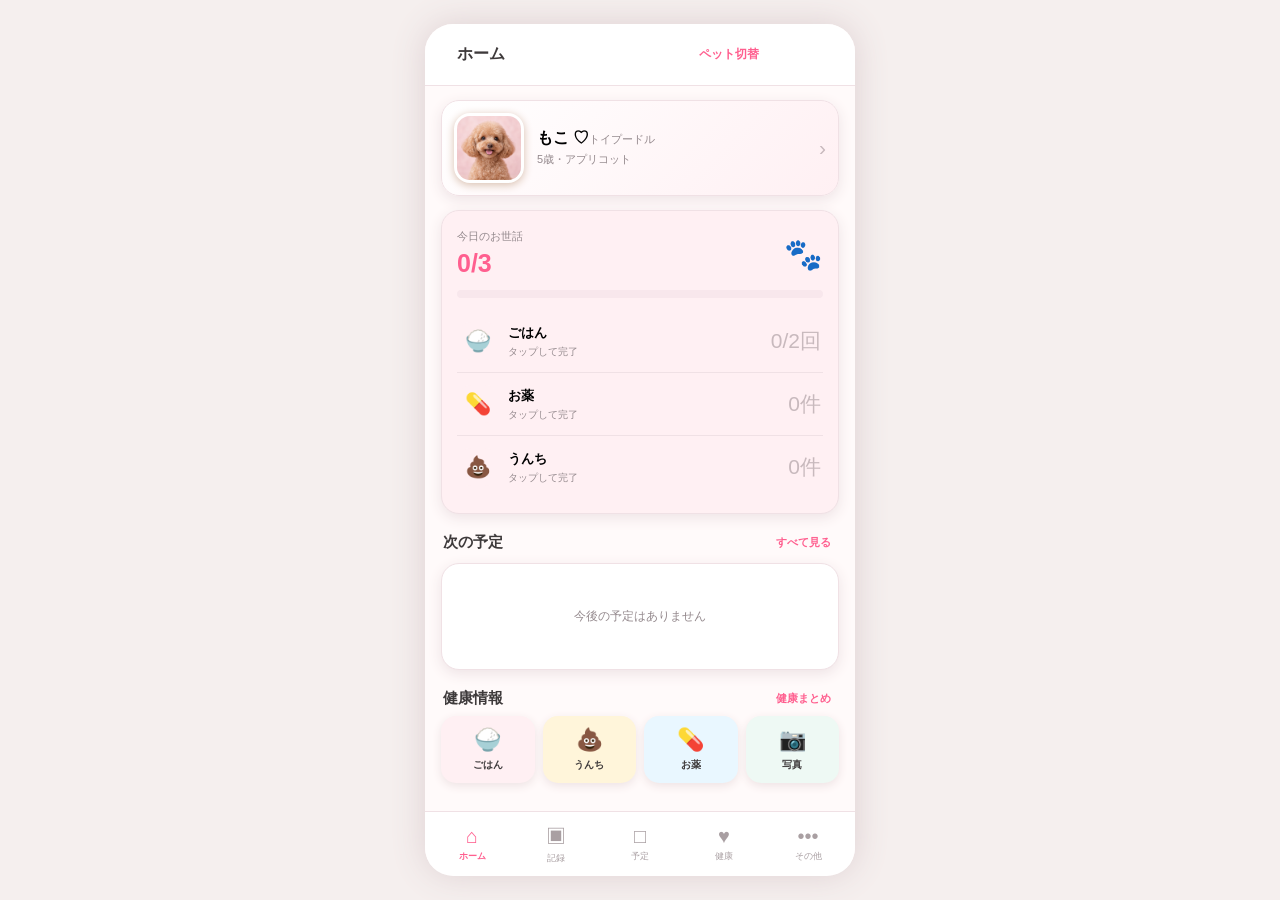
<file: index.html>
<!doctype html>
<html lang="ja">
<head>
  <meta charset="utf-8">
  <meta name="viewport" content="width=device-width,initial-scale=1,viewport-fit=cover">
  <meta name="theme-color" content="#fff8f9">
  <title>Pet Care</title>
  <link rel="stylesheet" href="style.css">
</head>
<body>
  <div class="app">
    <header>
      <button id="back" class="head-action" hidden>‹ 戻る</button>
      <h1 id="title">ホーム</h1>
      <button class="head-action" data-page="pets">ペット切替</button>
    </header>
    <main id="main"><p class="empty">画面を準備しています…</p></main>
    <nav>
      <button data-page="home"><span>⌂</span>ホーム</button>
      <button data-page="records"><span>▣</span>記録</button>
      <button data-page="schedule"><span>□</span>予定</button>
      <button data-page="health"><span>♥</span>健康</button>
      <button data-page="settings"><span>•••</span>その他</button>
    </nav>
  </div>
  <input id="importFile" type="file" accept="application/json" hidden>
  <script>
    // Handle the home meal row before the generic one-time care toggle.
    // Does not modify localStorage, prior records, or meal goals.
    document.addEventListener('click', function(event) {
      const button = event.target instanceof Element ? event.target.closest('button[data-care="ごはん"]') : null;
      if (!button) return;
      event.preventDefault();
      event.stopImmediatePropagation();
      navigate('meal');
    }, true);
  </script>
  <script src="app.js?v=record-delete-20260922"></script>
  <script src="meal-daily-limit.js?v=record-delete-20260922"></script>
  <script src="record-delete.js?v=20260922"></script>
</body>
</html>
</file>
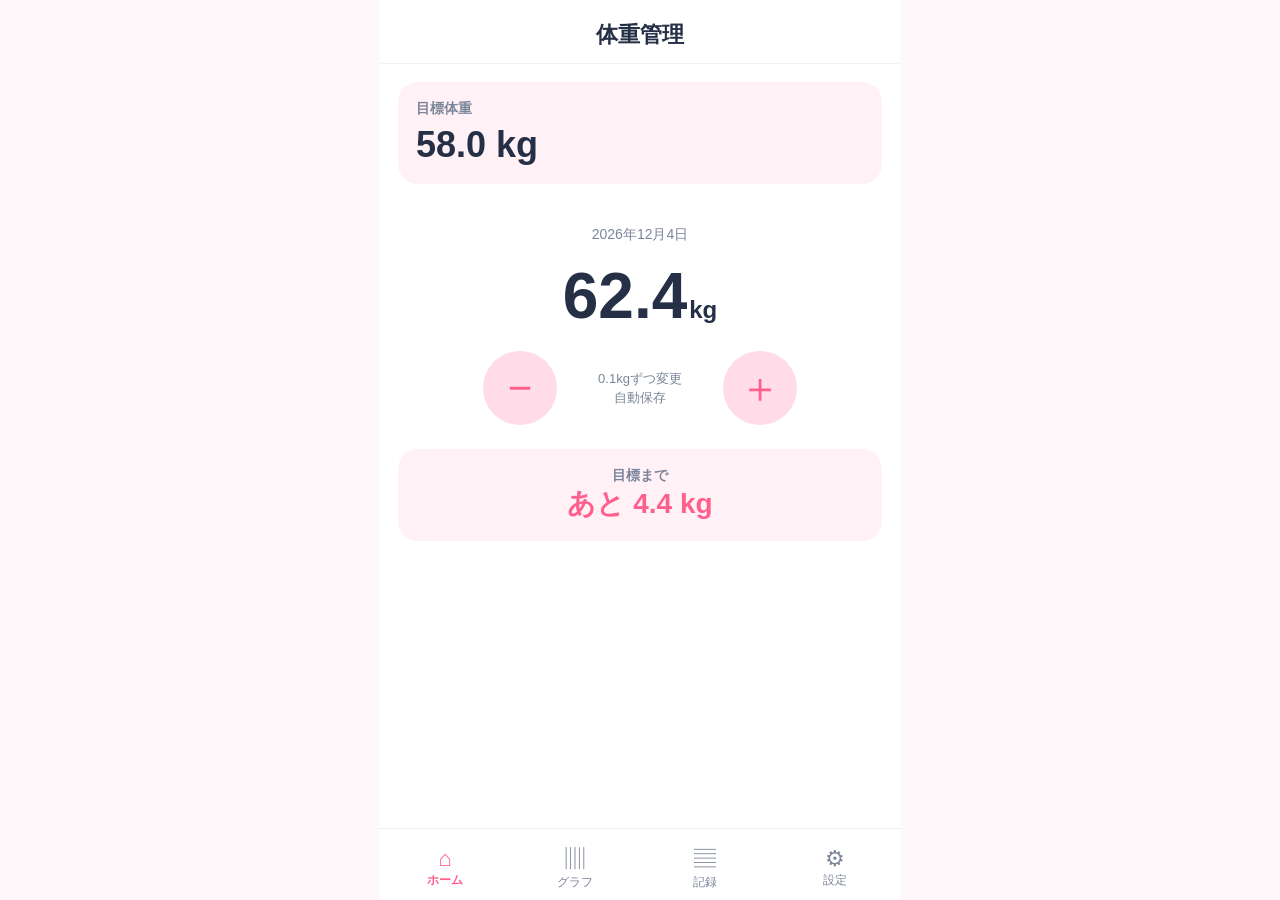
<file: weight-v2/index.html>
<!doctype html>
<html lang="ja">
<head>
<meta charset="utf-8">
<meta name="viewport" content="width=device-width,initial-scale=1,maximum-scale=1,user-scalable=no,viewport-fit=cover">
<meta name="apple-mobile-web-app-capable" content="yes">
<meta name="theme-color" content="#fff8fb">
<title>体重管理</title>
<style>
:root{--pink:#ff5f8d;--soft:#fff1f6;--text:#253047;--muted:#7b8599;--line:#eceef3}
*{box-sizing:border-box;-webkit-tap-highlight-color:transparent}html,body{overscroll-behavior:none}body{margin:0;font-family:-apple-system,BlinkMacSystemFont,"Hiragino Sans","Yu Gothic",sans-serif;background:#fff8fb;color:var(--text);touch-action:manipulation;-webkit-user-select:none;user-select:none}
.app{position:fixed;inset:0;width:100%;max-width:520px;margin:0 auto;height:100dvh;overflow:hidden;background:#fff}
header{position:absolute;top:0;left:0;right:0;height:64px;text-align:center;font-size:22px;font-weight:800;padding:20px 16px 14px;border-bottom:1px solid #f2f2f5;background:#fff;z-index:2}
main{position:absolute;top:64px;bottom:72px;left:0;right:0;padding:18px;overflow:hidden}.card{background:var(--soft);border-radius:20px;padding:18px;margin-bottom:18px}
.label{font-size:14px;color:var(--muted);font-weight:700}.goal{font-size:36px;font-weight:800;margin-top:6px}
.center{text-align:center;padding:24px 0}.date{font-size:14px;color:var(--muted)}.big{font-size:64px;font-weight:800;margin:15px 0;font-variant-numeric:tabular-nums;min-height:77px;display:flex;justify-content:center;align-items:baseline;gap:2px}
.controls{display:flex;justify-content:center;align-items:center;gap:28px}.circle{width:74px;height:74px;flex:0 0 74px;border:0;border-radius:50%;background:#ffdce7;color:var(--pink);font-size:42px;touch-action:manipulation;-webkit-user-select:none;user-select:none}.circle:active{transform:none}
.hint{font-size:13px;color:var(--muted);line-height:1.5;min-width:110px;text-align:center}.delta{text-align:center}.delta b{font-size:28px;color:var(--pink)}
.bottom{position:absolute;left:0;right:0;bottom:0;width:100%;height:72px;display:grid;grid-template-columns:repeat(4,1fr);background:#fff;border-top:1px solid var(--line);padding:8px 0 calc(8px + env(safe-area-inset-bottom));z-index:2}
.nav{border:0;background:none;color:#7c8598;font-size:12px;padding:7px 2px;touch-action:manipulation}.nav.active{color:var(--pink);font-weight:800}.nav span{display:block;font-size:22px}.hidden{display:none}
.tabs{display:grid;grid-template-columns:repeat(3,1fr);gap:8px;margin-bottom:16px}.tab{border:0;border-radius:12px;padding:11px;background:#f1f3f7;color:#68748c;font-weight:700}.tab.active{background:var(--pink);color:#fff}
svg{width:100%;height:280px;background:#fff;border:1px solid var(--line);border-radius:18px}
.row{display:flex;justify-content:space-between;align-items:center;padding:15px 0;border-bottom:1px solid var(--line)}.row:last-child{border-bottom:0}.edit{border:0;background:none;color:var(--pink);font-size:22px}
.title{font-size:22px;font-weight:800;margin:4px 0 14px}#graph,#history,#settings,#editPage{height:100%;overflow:auto;-webkit-overflow-scrolling:touch}#home{height:100%;overflow:hidden}.setting{display:flex;justify-content:space-between;align-items:center;padding:15px 0;border-bottom:1px solid var(--line)}.setting:last-child{border-bottom:0}
.smallbtn{width:40px;height:40px;border:0;border-radius:50%;background:#ffdce7;color:var(--pink);font-size:24px}
input{width:110px;font-size:22px;text-align:center;padding:9px;border:1px solid #ddd;border-radius:12px}
.save,.danger{width:100%;padding:14px;border-radius:12px;font-size:16px;font-weight:800;margin-top:12px}.save{border:0;background:var(--pink);color:#fff}.danger{background:#fff;color:#ec3c66;border:1px solid #ec3c66}
</style>
</head>
<body>
<div class="app">
<header id="head">体重管理</header>
<main>
<section id="home">
<div class="card"><div class="label">目標体重</div><div class="goal"><span id="goalHome">58.0</span> kg</div></div>
<div class="center">
<div class="date" id="dateText"></div>
<div class="big"><span id="weightHome">62.4</span><span style="font-size:24px"> kg</span></div>
<div class="controls">
<button class="circle" id="minus">−</button>
<div class="hint">0.1kgずつ変更<br><span id="saved">自動保存</span></div>
<button class="circle" id="plus">＋</button>
</div>
</div>
<div class="card delta"><div class="label">目標まで</div><b id="delta"></b></div>
</section>

<section id="graph" class="hidden">
<div class="tabs"><button class="tab active" data-days="7">1週間</button><button class="tab" data-days="30">1か月</button><button class="tab" data-days="365">1年</button></div>
<svg id="chart" viewBox="0 0 360 260"></svg>
</section>

<section id="history" class="hidden"><div class="title">過去の記録</div><div class="card" id="historyList"></div></section>

<section id="settings" class="hidden">
<div class="title">設定</div>
<div class="card"><div class="setting"><span>目標体重</span><div><button class="smallbtn" id="gminus">−</button><strong style="margin:0 10px"><span id="goalSetting">58.0</span> kg</strong><button class="smallbtn" id="gplus">＋</button></div></div></div>
</section>

<section id="editPage" class="hidden">
<div class="title">体重の編集</div>
<div class="card"><div class="date" id="editDate"></div><div style="display:flex;justify-content:center;align-items:center;gap:12px;margin:22px 0"><button class="smallbtn" id="eminus">−</button><input id="editWeight" type="number" step="0.1"><button class="smallbtn" id="eplus">＋</button></div><button class="save" id="saveEdit">保存</button><button class="danger" id="deleteEdit">この記録を削除</button></div>
</section>
</main>

<nav class="bottom">
<button class="nav active" data-page="home"><span>⌂</span>ホーム</button>
<button class="nav" data-page="graph"><span>▥</span>グラフ</button>
<button class="nav" data-page="history"><span>▤</span>記録</button>
<button class="nav" data-page="settings"><span>⚙︎</span>設定</button>
</nav>
</div>
<script>
(()=>{const $=x=>document.getElementById(x),KEY='weightAppLive1';const today=new Date();today.setHours(0,0,0,0);const pad=n=>String(n).padStart(2,'0'),key=d=>d.getFullYear()+'-'+pad(d.getMonth()+1)+'-'+pad(d.getDate()),todayKey=key(today);
function seed(){const r={},v=[63.4,63.0,62.8,62.6,62.3,62.1,62.4];for(let i=6;i>=0;i--){const d=new Date(today);d.setDate(d.getDate()-i);r[key(d)]=v[6-i]}return{goal:58,records:r}}
let data;try{data=JSON.parse(localStorage.getItem(KEY))||seed()}catch(e){data=seed()}if(data.records[todayKey]==null)data.records[todayKey]=62.4;let days=7,editing=null;
const persist=()=>{try{localStorage.setItem(KEY,JSON.stringify(data))}catch(e){}};
const w=()=>Number(data.records[todayKey]);
function home(){weightHome.textContent=w().toFixed(1);goalHome.textContent=Number(data.goal).toFixed(1);goalSetting.textContent=Number(data.goal).toFixed(1);dateText.textContent=today.getFullYear()+'年'+(today.getMonth()+1)+'月'+today.getDate()+'日';const d=w()-data.goal;delta.textContent=d>0?'あと '+d.toFixed(1)+' kg':d<0?'目標より '+Math.abs(d).toFixed(1)+' kg 少ない':'目標達成'}
function change(step){data.records[todayKey]=Math.round((w()+step)*10)/10;persist();home();hist();draw()}
function page(p){['home','graph','history','settings','editPage'].forEach(id=>$(id).classList.toggle('hidden',id!==p));document.querySelectorAll('.nav').forEach(b=>b.classList.toggle('active',b.dataset.page===p));head.textContent=p==='graph'?'グラフ':p==='history'?'記録':p==='settings'?'設定':p==='editPage'?'体重の編集':'体重管理';if(p==='graph')draw();if(p==='history')hist()}
function hist(){const ks=Object.keys(data.records).sort().reverse();historyList.innerHTML=ks.map(k=>{const d=new Date(k+'T00:00:00');return '<div class="row"><span>'+d.getFullYear()+'年'+(d.getMonth()+1)+'月'+d.getDate()+'日</span><span><strong>'+Number(data.records[k]).toFixed(1)+' kg</strong> <button class="edit" data-k="'+k+'">›</button></span></div>'}).join('');document.querySelectorAll('[data-k]').forEach(b=>b.onclick=()=>openEdit(b.dataset.k))}
function openEdit(k){editing=k;const d=new Date(k+'T00:00:00');editDate.textContent=d.getFullYear()+'年'+(d.getMonth()+1)+'月'+d.getDate()+'日';editWeight.value=Number(data.records[k]).toFixed(1);page('editPage')}
function draw(){const cutoff=new Date(today);cutoff.setDate(cutoff.getDate()-(days-1));const pts=Object.entries(data.records).map(([k,v])=>({d:new Date(k+'T00:00:00'),v:Number(v)})).filter(p=>p.d>=cutoff).sort((a,b)=>a.d-b.d);if(!pts.length){chart.innerHTML='<text x="180" y="130" text-anchor="middle">記録がありません</text>';return}const W=360,H=260,L=42,R=16,T=20,B=36,vals=pts.map(p=>p.v).concat([Number(data.goal)]);let mn=Math.floor(Math.min(...vals)-1),mx=Math.ceil(Math.max(...vals)+1);if(mx-mn<4)mx=mn+4;const x=i=>L+(W-L-R)*(pts.length===1?.5:i/(pts.length-1)),y=v=>T+(H-T-B)*(mx-v)/(mx-mn);let s='';for(let n=mn;n<=mx;n++){const yy=y(n);s+='<line x1="'+L+'" x2="'+(W-R)+'" y1="'+yy+'" y2="'+yy+'" stroke="#eef1f5"/><text x="'+(L-8)+'" y="'+(yy+4)+'" text-anchor="end" font-size="11" fill="#8892a5">'+n+'</text>'}const gy=y(Number(data.goal));s+='<line x1="'+L+'" x2="'+(W-R)+'" y1="'+gy+'" y2="'+gy+'" stroke="#ff5f8d" stroke-dasharray="6 5"/>';s+='<path d="'+pts.map((p,i)=>(i?'L':'M')+' '+x(i)+' '+y(p.v)).join(' ')+'" fill="none" stroke="#ff6b94" stroke-width="3"/>';pts.forEach((p,i)=>s+='<circle cx="'+x(i)+'" cy="'+y(p.v)+'" r="4" fill="#ff6b94"/>');chart.innerHTML=s}
const bindHold=(el,fn)=>{el.addEventListener('pointerdown',e=>{e.preventDefault();fn()},{passive:false});};
bindHold(minus,()=>change(-.1));bindHold(plus,()=>change(.1));gminus.onclick=()=>{data.goal=Math.round((data.goal-.1)*10)/10;persist();home();draw()};gplus.onclick=()=>{data.goal=Math.round((data.goal+.1)*10)/10;persist();home();draw()};eminus.onclick=()=>editWeight.value=(Math.round((Number(editWeight.value)-.1)*10)/10).toFixed(1);eplus.onclick=()=>editWeight.value=(Math.round((Number(editWeight.value)+.1)*10)/10).toFixed(1);saveEdit.onclick=()=>{if(!editing)return;data.records[editing]=Math.round(Number(editWeight.value)*10)/10;persist();home();page('history')};deleteEdit.onclick=()=>{if(editing&&confirm('この記録を削除しますか？')){delete data.records[editing];if(editing===todayKey)data.records[todayKey]=62.4;persist();home();page('history')}};document.querySelectorAll('.nav').forEach(b=>b.onclick=()=>page(b.dataset.page));document.querySelectorAll('.tab').forEach(b=>b.onclick=()=>{days=Number(b.dataset.days);document.querySelectorAll('.tab').forEach(x=>x.classList.toggle('active',x===b));draw()});persist();home();hist();draw()})();
</script>
</body>
</html>
</file>
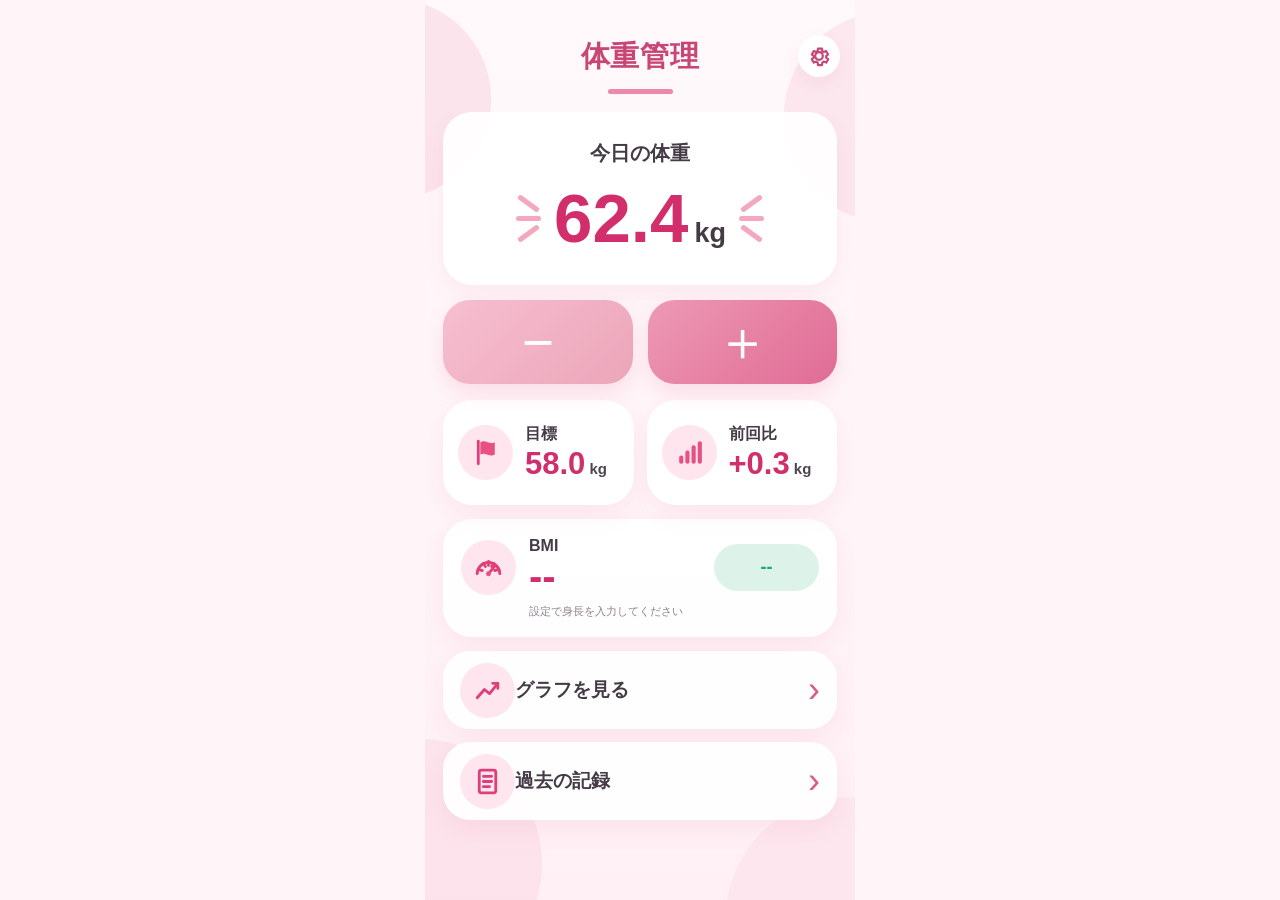
<file: weight/index.html>
<!doctype html>
<html lang="ja">
<head>
<meta charset="utf-8">
<meta name="viewport" content="width=device-width,initial-scale=1,maximum-scale=1,user-scalable=no,viewport-fit=cover">
<meta name="apple-mobile-web-app-capable" content="yes">
<meta name="theme-color" content="#fff4f8">
<title>体重管理</title>
<style>
:root{--pink:#d43370;--pink2:#e46f98;--pink3:#f5b2c7;--text:#453b46;--muted:#8d8189;--green:#22b985;--line:#f0dfe5}
*{box-sizing:border-box;-webkit-tap-highlight-color:transparent}
.app,.app *{-webkit-touch-callout:none;-webkit-user-select:none;user-select:none}
.app input{-webkit-touch-callout:default;-webkit-user-select:text;user-select:text}
html,body{margin:0;height:100%;font-family:-apple-system,BlinkMacSystemFont,"Hiragino Sans","Yu Gothic",sans-serif;background:#fff4f8;color:var(--text)}
body{overflow:hidden}.app{position:fixed;inset:0;max-width:430px;margin:auto;overflow:hidden;background:radial-gradient(circle at -8% 11%,rgba(247,201,216,.43) 0 100px,transparent 101px),radial-gradient(circle at 108% 13%,rgba(247,201,216,.36) 0 105px,transparent 106px),radial-gradient(circle at -2% 96%,rgba(247,201,216,.34) 0 125px,transparent 126px),radial-gradient(circle at 98% 102%,rgba(247,201,216,.25) 0 120px,transparent 121px),linear-gradient(180deg,#fff9fb 0%,#fff0f5 100%)}
header{height:118px;position:relative;display:flex;align-items:flex-start;justify-content:center;padding-top:37px;color:#c74673;font-size:29px;font-weight:800;letter-spacing:.02em}header:after{content:"";position:absolute;top:89px;width:65px;height:5px;border-radius:99px;background:#ed88a8}.back{display:none;position:absolute;left:15px;top:35px;width:42px;height:42px;border:0;border-radius:50%;background:rgba(255,255,255,.94);color:#d35b82;font-size:29px;box-shadow:0 7px 17px rgba(207,63,112,.08)}.settings-top{position:absolute;right:15px;top:35px;width:42px;height:42px;border:0;border-radius:50%;background:rgba(255,255,255,.94);color:#c74673;box-shadow:0 7px 17px rgba(207,63,112,.08);touch-action:manipulation;-webkit-touch-callout:none;-webkit-user-select:none;user-select:none;display:flex;align-items:center;justify-content:center;padding:0}.settings-top svg{width:24px;height:24px;display:block;stroke:currentColor;stroke-width:2.2;fill:none;stroke-linecap:round;stroke-linejoin:round}
main{position:absolute;top:112px;bottom:0;left:0;right:0;overflow:auto;-webkit-overflow-scrolling:touch;padding:0 18px 26px}.screen{display:none}.screen.active{display:block}
.card{background:rgba(255,255,255,.92);border:1px solid rgba(255,255,255,.98);box-shadow:0 10px 25px rgba(207,63,112,.07);border-radius:29px}
/* HOME FIXED REFERENCE: 基準画像の見た目を固定 */
.home-weight{padding:27px 18px 31px;text-align:center}.home-weight .label{font-size:20px;font-weight:750}.weight-line{margin-top:17px;display:flex;align-items:center;justify-content:center;gap:13px}.weight-number{font-size:69px;line-height:1;font-weight:800;color:#d22e6c;font-variant-numeric:tabular-nums}.weight-number small{font-size:27px;color:#443b45;margin-left:6px;font-weight:650}.rays{display:flex;flex-direction:column;gap:10px}.rays i{width:25px;height:5px;background:#f3a8bd;border-radius:99px;display:block}.rays.left i:nth-child(1){transform:rotate(36deg)}.rays.left i:nth-child(3){transform:rotate(-36deg)}.rays.right i:nth-child(1){transform:rotate(-36deg)}.rays.right i:nth-child(3){transform:rotate(36deg)}
.adjust{display:grid;grid-template-columns:1fr 1fr;gap:15px;margin:15px 0 16px}.adjust button{height:84px;border:0;border-radius:27px;position:relative;background:linear-gradient(135deg,#f6bfd0,#eca5b9);box-shadow:0 9px 20px rgba(216,71,118,.13);touch-action:none;-webkit-touch-callout:none!important;-webkit-user-select:none!important;user-select:none!important;appearance:none}.adjust button:last-child{background:linear-gradient(135deg,#ed99b4,#e06b94)}.adjust button:after{position:absolute;inset:0;display:flex;align-items:center;justify-content:center;color:#fff;font-size:55px;font-weight:300;pointer-events:none}.adjust #minus:after{content:"−"}.adjust #plus:after{content:"＋"}
.home-pair{display:grid;grid-template-columns:1fr 1fr;gap:13px}.mini{min-height:105px;padding:16px 14px;display:flex;align-items:center;gap:12px}.round-icon{width:55px;height:55px;flex:0 0 55px;border-radius:50%;background:#ffe5ed;display:flex;align-items:center;justify-content:center;color:#df3f78}.round-icon svg{width:33px;height:33px;display:block}.icon-stroke{fill:none;stroke:#df3f78;stroke-width:2.7;stroke-linecap:round;stroke-linejoin:round}.icon-fill{fill:#e84f83}.mini .txt{font-size:16px;font-weight:750}.mini .val{margin-top:2px;font-size:31px;line-height:1.08;font-weight:800;color:#d12f6c;white-space:nowrap}.mini .val small{font-size:15px;color:#4f444d}.val.down{color:var(--green)}.val.up{color:#d12f6c}.val.zero{color:#7c7079}
.bmi{margin-top:14px;min-height:112px;padding:17px 17px;display:grid;grid-template-columns:55px 1fr auto;align-items:center;gap:13px}.bmi .txt{font-size:16px;font-weight:750}.bmi .num{font-size:40px;line-height:1.05;font-weight:800;color:#d12f6c}.pill{min-width:105px;padding:13px 17px;border-radius:999px;background:#ddf3ea;color:#19a879;text-align:center;font-size:18px;font-weight:800}.pill.low{background:#edf3ff;color:#557cb5}.pill.high{background:#fff0f3;color:#d15272}.bmi-note{grid-column:2/4;font-size:11px;color:var(--muted);margin-top:-6px}
.home-menu{margin-top:14px;display:grid;gap:13px}.home-menu button{height:78px;width:100%;border:0;border-radius:27px;background:rgba(255,255,255,.92);box-shadow:0 10px 25px rgba(207,63,112,.07);display:grid;grid-template-columns:55px 1fr auto;align-items:center;padding:0 17px;text-align:left;color:var(--text);font-size:19px;font-weight:750}.chev{font-size:36px;color:#d95c84;font-weight:300}
.inner-title{font-size:22px;font-weight:800;margin:7px 0 14px}.tabs{display:grid;grid-template-columns:repeat(3,1fr);gap:8px;margin-bottom:13px}.tab{border:0;border-radius:16px;padding:11px 4px;background:#fff;color:#847782;font-weight:700;box-shadow:0 6px 16px rgba(207,63,112,.06)}.tab.active{background:linear-gradient(135deg,#ed9ab4,#df6b94);color:#fff}.panel{padding:15px}.period-note{text-align:center;color:#7c7079;font-size:13px;margin-bottom:8px}.chart-wrap svg{width:100%;height:315px;background:#fff;border-radius:21px;display:block}
.calendar-card{padding:14px}.cal-head{display:grid;grid-template-columns:44px 1fr 44px;align-items:center;margin-bottom:10px}.cal-head button{width:38px;height:38px;border:0;border-radius:50%;background:#ffe7ef;color:#d6537c;font-size:25px;touch-action:manipulation;-webkit-touch-callout:none;-webkit-user-select:none;user-select:none;appearance:none}.cal-title{text-align:center;font-size:19px;font-weight:800}.weekdays,.calendar-grid{display:grid;grid-template-columns:repeat(7,1fr);gap:5px}.weekdays div{text-align:center;font-size:12px;color:#8c7f88;padding:4px 0}.day{min-height:63px;border:0;border-radius:14px;background:#fff8fa;padding:6px 2px;text-align:center;color:var(--text);display:flex;flex-direction:column;align-items:center;justify-content:flex-start}.day.empty{background:transparent;pointer-events:none}.day .n{font-size:13px;font-weight:700}.day .wgt{margin-top:7px;font-size:12px;font-weight:800;color:#d13d70;white-space:nowrap}.day.no-record .wgt{color:#c9b9c0;font-weight:600}.day.today{box-shadow:inset 0 0 0 2px #efa0b8}.day.has-record{background:#fff0f5}.calendar-help{text-align:center;color:#8b7f87;font-size:12px;margin:11px 0 2px}.save,.danger{width:100%;padding:14px;border-radius:17px;font-size:16px;font-weight:800;margin-top:12px}.setting{display:flex;justify-content:space-between;align-items:center;padding:16px 0;border-bottom:1px solid var(--line);touch-action:manipulation;-webkit-touch-callout:none;-webkit-user-select:none;user-select:none}.setting strong,.setting strong *{-webkit-touch-callout:none!important;-webkit-user-select:none!important;user-select:none!important;touch-action:manipulation}.smallbtn{width:42px;height:42px;border:0;border-radius:50%;background:#ffe1eb;color:#d94f79;font-size:25px;touch-action:none;-webkit-touch-callout:none;-webkit-user-select:none;user-select:none;appearance:none}.setting input,.edit-row input{width:105px;font-size:20px;padding:8px;border:1px solid #eadde2;border-radius:13px;text-align:center;background:#fff}.edit-row{display:flex;justify-content:center;align-items:center;gap:12px;margin:22px 0}.save{border:0;background:linear-gradient(135deg,#ed99b4,#df6b94);color:#fff}.danger{background:#fff;color:#d94f79;border:1px solid #efb7c8}.date{font-size:16px;font-weight:700;text-align:center;color:#665a63}.edit-hint{text-align:center;font-size:12px;color:#8d8189;margin-top:8px}
</style>
</head>
<body>
<div class="app">
<header><button id="backBtn" class="back" aria-label="ホームに戻る">‹</button><span id="head">体重管理</span><button id="homeSettings" class="settings-top" aria-label="設定"><svg viewBox="0 0 24 24" aria-hidden="true"><path d="M12 8.2a3.8 3.8 0 1 0 0 7.6 3.8 3.8 0 0 0 0-7.6Z"/><path d="M19.1 13.6c.1-.5.1-1 0-1.5l2-1.6-2-3.4-2.5 1a8.4 8.4 0 0 0-1.3-.8L15 4.6h-4l-.4 2.7c-.5.2-.9.5-1.3.8l-2.5-1-2 3.4 2 1.6c-.1.5-.1 1 0 1.5l-2 1.6 2 3.4 2.5-1c.4.3.8.6 1.3.8l.4 2.7h4l.4-2.7c.5-.2.9-.5 1.3-.8l2.5 1 2-3.4-2.1-1.6Z"/></svg></button></header>
<main>
<section id="home" class="screen active">
  <div class="card home-weight"><div class="label">今日の体重</div><div class="weight-line"><span class="rays left"><i></i><i></i><i></i></span><div class="weight-number"><span id="weightHome">52.3</span><small>kg</small></div><span class="rays right"><i></i><i></i><i></i></span></div></div>
  <div class="adjust"><button id="minus" aria-label="0.1kg減らす"></button><button id="plus" aria-label="0.1kg増やす"></button></div>
  <div class="home-pair">
    <div class="card mini"><div class="round-icon"><svg viewBox="0 0 32 32" aria-hidden="true"><path class="icon-stroke" d="M9 27V5"/><path class="icon-fill" d="M11 6c5-3 9 3 14 0v12c-5 3-9-3-14 0z"/></svg></div><div><div class="txt">目標</div><div class="val"><span id="goalHome">50.0</span><small> kg</small></div></div></div>
    <div class="card mini"><div class="round-icon"><svg viewBox="0 0 32 32" aria-hidden="true"><rect class="icon-fill" x="6" y="19" width="4" height="8" rx="2"/><rect class="icon-fill" x="12" y="14" width="4" height="13" rx="2"/><rect class="icon-fill" x="18" y="9" width="4" height="18" rx="2"/><rect class="icon-fill" x="24" y="5" width="4" height="22" rx="2"/></svg></div><div><div class="txt">前回比</div><div id="previousDelta" class="val zero">--<small> kg</small></div></div></div>
  </div>
  <div class="card bmi"><div class="round-icon"><svg viewBox="0 0 32 32" aria-hidden="true"><path class="icon-stroke" d="M5 22a11 11 0 0 1 22 0"/><path class="icon-stroke" d="M7 18l3 1M11 12l2 3M16 10v4M21 12l-2 3M25 18l-3 1"/><path class="icon-stroke" d="M16 22l6-7"/><circle class="icon-fill" cx="16" cy="22" r="2.4"/></svg></div><div><div class="txt">BMI</div><div id="bmiValue" class="num">--</div></div><div id="bmiRating" class="pill">--</div><div id="bmiNote" class="bmi-note">設定で身長を入力してください</div></div>
  <div class="home-menu">
    <button id="openGraph"><span class="round-icon"><svg viewBox="0 0 32 32" aria-hidden="true"><path class="icon-stroke" d="M6 23l7-8 5 4 8-10"/><path class="icon-stroke" d="M21 9h5v5"/></svg></span><span>グラフを見る</span><span class="chev">›</span></button>
    <button id="openHistory"><span class="round-icon"><svg viewBox="0 0 32 32" aria-hidden="true"><rect class="icon-stroke" x="8" y="5" width="16" height="22" rx="2"/><path class="icon-stroke" d="M12 11h8M12 16h8M12 21h6"/></svg></span><span>過去の記録</span><span class="chev">›</span></button>
  </div>
</section>
<section id="graph" class="screen"><div class="inner-title">体重の変化</div><div class="tabs"><button class="tab active" data-days="7">1週間</button><button class="tab" data-days="30">1か月</button><button class="tab" data-days="365">1年</button></div><div id="periodNote" class="period-note"></div><div class="card panel chart-wrap"><svg id="chart" viewBox="0 0 360 315"></svg></div></section>
<section id="history" class="screen"><div class="inner-title">過去の記録</div><div class="card calendar-card"><div class="cal-head"><button id="prevMonth" aria-label="前の月">‹</button><div id="calTitle" class="cal-title"></div><button id="nextMonth" aria-label="次の月">›</button></div><div class="weekdays"><div>日</div><div>月</div><div>火</div><div>水</div><div>木</div><div>金</div><div>土</div></div><div id="calendarGrid" class="calendar-grid"></div><div class="calendar-help">日付をタップすると、その日の体重を編集できます</div></div></section>
<section id="settings" class="screen"><div class="inner-title">設定</div><div class="card panel"><div class="setting"><span>目標体重</span><div><button class="smallbtn" id="gminus">−</button><strong style="display:inline-block;min-width:80px;text-align:center"><span id="goalSetting">50.0</span> kg</strong><button class="smallbtn" id="gplus">＋</button></div></div><div class="setting"><span>身長</span><div><input id="heightInput" type="number" min="100" max="250" step="0.1" placeholder="未設定"> cm</div></div></div></section>
<section id="editPage" class="screen"><div class="inner-title">体重の編集</div><div class="card panel"><div class="date" id="editDate"></div><div class="edit-row"><button class="smallbtn" id="eminus">−</button><input id="editWeight" type="number" step="0.1"><button class="smallbtn" id="eplus">＋</button></div><div id="editHint" class="edit-hint"></div><button id="saveEdit" class="save">保存</button><button id="deleteEdit" class="danger">この記録を削除</button></div></section>
</main>
</div>
<script>
(()=>{const $=id=>document.getElementById(id),KEY='weightAppLive1';const today=new Date();today.setHours(0,0,0,0);const pad=n=>String(n).padStart(2,'0'),dateKey=d=>d.getFullYear()+'-'+pad(d.getMonth()+1)+'-'+pad(d.getDate()),todayKey=dateKey(today);function seed(){const r={},v=[52.9,52.7,52.6,52.5,52.4,52.5,52.3];for(let i=6;i>=0;i--){const d=new Date(today);d.setDate(d.getDate()-i);r[dateKey(d)]=v[6-i]}return{goal:50,records:r,profile:{height:null}}}let data;try{data=JSON.parse(localStorage.getItem(KEY))||seed()}catch(e){data=seed()}if(!data.profile)data.profile={height:null};if(!data.records)data.records={};if(data.records[todayKey]==null)data.records[todayKey]=52.3;let days=7,editing=null,current='home';let calCursor=new Date(today.getFullYear(),today.getMonth(),1);const persist=()=>{try{localStorage.setItem(KEY,JSON.stringify(data))}catch(e){}};const w=()=>Number(data.records[todayKey]);function prev(){const ks=Object.keys(data.records).filter(k=>k<todayKey&&Number.isFinite(Number(data.records[k]))).sort();return ks.length?Number(data.records[ks.at(-1)]):null}
function renderHome(){$('weightHome').textContent=w().toFixed(1);$('goalHome').textContent=Number(data.goal).toFixed(1);$('goalSetting').textContent=Number(data.goal).toFixed(1);$('heightInput').value=data.profile.height??'';const p=prev(),el=$('previousDelta');if(p==null){el.className='val zero';el.innerHTML='--<small> kg</small>'}else{const d=Math.round((w()-p)*10)/10;el.className='val '+(d<0?'down':d>0?'up':'zero');el.innerHTML=(d>0?'+':'')+d.toFixed(1)+'<small> kg</small>'}const h=Number(data.profile.height),bv=$('bmiValue'),br=$('bmiRating'),bn=$('bmiNote');if(!Number.isFinite(h)||h<100||h>250){bv.textContent='--';br.textContent='--';br.className='pill';bn.textContent='設定で身長を入力してください'}else{const bmi=w()/Math.pow(h/100,2);bv.textContent=bmi.toFixed(1);bn.textContent='';if(bmi<18.5){br.textContent='低め';br.className='pill low'}else if(bmi<25){br.textContent='普通';br.className='pill'}else{br.textContent='高め';br.className='pill high'}}}
function change(step){data.records[todayKey]=Math.max(20,Math.min(300,Math.round((w()+step)*10)/10));persist();renderHome();renderCalendar();draw()}
function changeGoal(step){data.goal=Math.max(20,Math.min(300,Math.round((Number(data.goal)+step)*10)/10));persist();renderHome();draw()}
function show(id){current=id;document.querySelectorAll('.screen').forEach(s=>s.classList.toggle('active',s.id===id));$('backBtn').style.display=id==='home'?'none':'block';$('homeSettings').style.display=id==='home'?'flex':'none';$('head').textContent=id==='home'?'体重管理':id==='graph'?'グラフ':id==='history'?'過去の記録':id==='settings'?'設定':'体重の編集';document.querySelector('main').scrollTop=0;if(id==='home')renderHome();if(id==='graph')draw();if(id==='history')renderCalendar()}
function renderCalendar(){const y=calCursor.getFullYear(),m=calCursor.getMonth();$('calTitle').textContent=y+'年 '+(m+1)+'月';const first=new Date(y,m,1).getDay(),last=new Date(y,m+1,0).getDate();let html='';for(let i=0;i<first;i++)html+='<div class="day empty"></div>';for(let n=1;n<=last;n++){const d=new Date(y,m,n),k=dateKey(d),has=Number.isFinite(Number(data.records[k])),isToday=k===todayKey;html+='<button class="day '+(has?'has-record':'no-record')+(isToday?' today':'')+'" data-date="'+k+'"><span class="n">'+n+'</span><span class="wgt">'+(has?Number(data.records[k]).toFixed(1):'--')+'</span></button>'} $('calendarGrid').innerHTML=html;document.querySelectorAll('[data-date]').forEach(b=>b.onclick=()=>openEdit(b.dataset.date))}
function openEdit(k){editing=k;const d=new Date(k+'T00:00:00'),has=Number.isFinite(Number(data.records[k]));$('editDate').textContent=d.getFullYear()+'年'+(d.getMonth()+1)+'月'+d.getDate()+'日';$('editWeight').value=has?Number(data.records[k]).toFixed(1):w().toFixed(1);$('editHint').textContent=has?'この日の体重を編集できます':'記録がない日です。体重を入力して保存できます';$('deleteEdit').style.display=has?'block':'none';show('editPage')}
function fmtDate(d,year=false){return year?(d.getFullYear()+'/'+(d.getMonth()+1)):(d.getMonth()+1)+'/'+d.getDate()}
function draw(){const svg=$('chart'),start=new Date(today);start.setDate(start.getDate()-(days-1));$('periodNote').textContent=fmtDate(start,true)+' 〜 '+fmtDate(today,true);const all=Object.entries(data.records).map(([k,v])=>({d:new Date(k+'T00:00:00'),v:Number(v)})).filter(p=>p.d>=start&&p.d<=today&&Number.isFinite(p.v)).sort((a,b)=>a.d-b.d);const W=360,H=315,L=52,R=16,T=24,B=58,span=Math.max(1,today-start),xDate=d=>L+(W-L-R)*(d-start)/span;let vals=all.map(p=>p.v).concat([Number(data.goal)]);if(!all.length)vals=[Number(data.goal)-1,Number(data.goal)+1];let mn=Math.floor(Math.min(...vals)-1),mx=Math.ceil(Math.max(...vals)+1);if(mx-mn<4)mx=mn+4;const y=v=>T+(H-T-B)*(mx-v)/(mx-mn);let s='';for(let n=mn;n<=mx;n++){const yy=y(n);s+='<line x1="'+L+'" x2="'+(W-R)+'" y1="'+yy+'" y2="'+yy+'" stroke="#f1e9ed"/><text x="'+(L-7)+'" y="'+(yy+4)+'" text-anchor="end" font-size="11" fill="#938792">'+n+' kg</text>'}const gy=y(Number(data.goal));s+='<line x1="'+L+'" x2="'+(W-R)+'" y1="'+gy+'" y2="'+gy+'" stroke="#e27a9b" stroke-dasharray="5 5"/>';if(all.length){s+='<path d="'+all.map((p,i)=>(i?'L':'M')+' '+xDate(p.d).toFixed(1)+' '+y(p.v).toFixed(1)).join(' ')+'" fill="none" stroke="#df5d88" stroke-width="3" stroke-linecap="round" stroke-linejoin="round"/>';all.forEach(p=>{const xx=xDate(p.d),yy=y(p.v);s+='<circle cx="'+xx+'" cy="'+yy+'" r="4" fill="#d63f73"/>';if(days!==365)s+='<text x="'+xx+'" y="'+(yy-10)+'" text-anchor="middle" font-size="10" fill="#6e626b">'+p.v.toFixed(1)+'</text>'})}let ticks=[];if(days===7){for(let i=0;i<7;i++){const d=new Date(start);d.setDate(d.getDate()+i);ticks.push(d)}}else if(days===30){for(let i=0;i<5;i++)ticks.push(new Date(start.getTime()+(today-start)*i/4))}else{for(let i=0;i<6;i++)ticks.push(new Date(start.getTime()+(today-start)*i/5))}ticks.forEach(d=>{const xx=xDate(d);s+='<line x1="'+xx+'" x2="'+xx+'" y1="'+(H-B)+'" y2="'+(H-B+5)+'" stroke="#cdbfc6"/><text x="'+xx+'" y="'+(H-B+21)+'" text-anchor="middle" font-size="10" fill="#81747d">'+fmtDate(d,days===365)+'</text>'});if(!all.length)s+='<text x="180" y="145" text-anchor="middle" fill="#877985">この期間の記録がありません</text>';svg.innerHTML=s}
function bindHold(id,step){const btn=$(id);let delay=null,repeat=null,active=false;const stop=()=>{active=false;clearTimeout(delay);clearInterval(repeat);delay=repeat=null};btn.addEventListener('pointerdown',e=>{e.preventDefault();stop();active=true;try{btn.setPointerCapture(e.pointerId)}catch(_){}change(step);delay=setTimeout(()=>{if(!active)return;repeat=setInterval(()=>{if(active)change(step)},125)},420)});['pointerup','pointercancel','lostpointercapture'].forEach(ev=>btn.addEventListener(ev,stop));btn.addEventListener('contextmenu',e=>e.preventDefault());window.addEventListener('blur',stop)}bindHold('minus',-.1);bindHold('plus',.1);
function bindActionHold(id,action){const btn=$(id);let delay=null,repeat=null,active=false;const stop=()=>{active=false;clearTimeout(delay);clearInterval(repeat);delay=repeat=null};btn.addEventListener('pointerdown',e=>{e.preventDefault();stop();active=true;try{btn.setPointerCapture(e.pointerId)}catch(_){}action();delay=setTimeout(()=>{if(!active)return;repeat=setInterval(()=>{if(active)action()},125)},420)});['pointerup','pointercancel','lostpointercapture'].forEach(ev=>btn.addEventListener(ev,stop));btn.addEventListener('contextmenu',e=>e.preventDefault());window.addEventListener('blur',stop)}bindActionHold('gminus',()=>changeGoal(-.1));bindActionHold('gplus',()=>changeGoal(.1));
$('openGraph').onclick=()=>show('graph');$('openHistory').onclick=()=>show('history');$('homeSettings').onclick=()=>show('settings');$('backBtn').onclick=()=>show('home');$('prevMonth').onpointerdown=e=>e.preventDefault();$('nextMonth').onpointerdown=e=>e.preventDefault();$('prevMonth').onclick=e=>{e.preventDefault();e.currentTarget.blur();calCursor=new Date(calCursor.getFullYear(),calCursor.getMonth()-1,1);renderCalendar()};$('nextMonth').onclick=e=>{e.preventDefault();e.currentTarget.blur();calCursor=new Date(calCursor.getFullYear(),calCursor.getMonth()+1,1);renderCalendar()};document.querySelectorAll('.tab').forEach(b=>b.onclick=()=>{days=Number(b.dataset.days);document.querySelectorAll('.tab').forEach(x=>x.classList.toggle('active',x===b));draw()});$('heightInput').onchange=()=>{const h=Number($('heightInput').value);data.profile.height=Number.isFinite(h)&&h>=100&&h<=250?h:null;persist();renderHome()};$('eminus').onclick=()=>{$('editWeight').value=(Math.round((Number($('editWeight').value)-.1)*10)/10).toFixed(1)};$('eplus').onclick=()=>{$('editWeight').value=(Math.round((Number($('editWeight').value)+.1)*10)/10).toFixed(1)};$('saveEdit').onclick=()=>{if(editing){const v=Number($('editWeight').value);if(Number.isFinite(v)){data.records[editing]=Math.round(v*10)/10;persist();renderHome();renderCalendar();draw();show('history')}}};$('deleteEdit').onclick=()=>{if(editing&&data.records[editing]!=null&&confirm('この記録を削除しますか？')){delete data.records[editing];persist();renderHome();renderCalendar();draw();show('history')}};persist();renderHome();renderCalendar();draw()})();
</script>
</body></html>
</file>
<file: style.css>
:root{--pink:#ff5f8f;--pink2:#ff8eaa;--pale:#fff0f3;--ink:#3e3a3b;--muted:#94898d;--line:#f0e1e5;--green:#45b98b;--yellow:#fff5da;--blue:#e9f7ff}
*{box-sizing:border-box}
body{margin:0;background:#f5efee;color:var(--ink);font-family:-apple-system,BlinkMacSystemFont,"Hiragino Sans","Yu Gothic",sans-serif}
button,input,select,textarea{font:inherit}
button{cursor:pointer}
.app{max-width:430px;min-height:100vh;margin:auto;background:#fffafa;padding:0 16px calc(92px + env(safe-area-inset-bottom));box-shadow:0 0 34px #ded0d2}
header{height:62px;margin:0 -16px;padding:0 16px;display:grid;grid-template-columns:80px 1fr 80px;align-items:center;position:sticky;top:0;z-index:5;background:#fff;border-bottom:1px solid var(--line)}
header h1{font-size:16px;text-align:center;margin:0}.head-action{border:0;background:none;color:var(--pink);font-size:12px;font-weight:800;padding:9px 0}.head-action:last-child{text-align:right}
.card,.pet-card{background:#fff;border:1px solid var(--line);border-radius:18px;box-shadow:0 4px 14px #eee3e5}
.card{padding:15px;margin:11px 0}.soft{background:var(--pale)}
.pet-card{width:100%;display:flex;align-items:center;gap:13px;margin:14px 0;padding:12px;text-align:left;background:linear-gradient(135deg,#fff,#fff0f3)}
.avatar{width:70px;height:70px;flex:none;border-radius:16px;object-fit:cover;border:3px solid #fff;box-shadow:0 2px 8px #d8bfae;background:#ffe8ed}.pet-copy{flex:1}.pet-name{font-weight:900;font-size:16px}.pet-meta,.muted,small{font-size:11px;color:var(--muted);line-height:1.55}.chev{color:#c8b9bd;font-size:21px}.done{color:var(--green);font-size:18px;font-weight:900}
.section-title{display:flex;justify-content:space-between;align-items:center;margin:19px 2px 8px}.section-title h2,h2{font-size:15px;margin:0}.link{border:0;background:none;color:var(--pink);font-size:11px;font-weight:800}
.row{display:flex;align-items:center;gap:11px;padding:12px 2px;border-bottom:1px solid var(--line)}.row:last-child{border-bottom:0}.row-icon{width:38px;height:38px;display:grid;place-items:center;border-radius:12px;background:var(--pale);font-size:21px;flex:none}.row-body{flex:1}.row-title{display:block;font-size:13px;font-weight:800}.row-sub{display:block;font-size:10px;color:var(--muted);margin-top:3px}.badge{background:var(--pale);color:var(--pink);border-radius:999px;padding:4px 8px;font-size:10px;font-weight:800}.badge.off{background:#f1eeee;color:#9a9294}
.progress{font-size:25px;font-weight:900;color:var(--pink);margin:4px 0}.bar{height:8px;background:#f8e7ec;border-radius:10px;overflow:hidden;margin:8px 0 12px}.bar i{display:block;height:100%;background:linear-gradient(90deg,var(--pink2),var(--pink));border-radius:10px}.stat{display:flex;align-items:center;justify-content:space-between}
.quick-grid{display:grid;grid-template-columns:repeat(4,1fr);gap:8px}.quick{border:0;border-radius:15px;padding:11px 2px;background:var(--pale);font-size:22px;color:var(--ink);box-shadow:0 3px 10px #eee3e4}.quick:nth-child(2){background:var(--yellow)}.quick:nth-child(3){background:var(--blue)}.quick:nth-child(4){background:#eef9f4}.quick span{display:block;font-size:10px;font-weight:800;margin-top:5px}
.primary,.secondary,.danger{width:100%;border:0;border-radius:999px;padding:13px 17px;margin-top:10px;font-size:13px;font-weight:900}.primary{color:#fff;background:linear-gradient(90deg,var(--pink),#ff779d);box-shadow:0 5px 11px #ffd1dd}.secondary{background:var(--pale);color:#ca5477}.danger{background:#fff0f0;color:#cc4f5f}.inline-actions{display:flex;gap:8px}.inline-actions button{flex:1}
label{display:block;font-size:11px;font-weight:800;margin:13px 2px 4px}input,select,textarea{width:100%;padding:12px;border:1px solid #eadde0;border-radius:11px;background:#fff;font-size:13px;outline:none}textarea{min-height:78px;resize:vertical}input:focus,select:focus,textarea:focus{border-color:var(--pink2);box-shadow:0 0 0 3px #fff0f4}.check{display:flex;align-items:center;gap:8px;font-size:13px}.check input{width:auto;accent-color:var(--pink)}
.calendar{display:grid;grid-template-columns:repeat(7,1fr);text-align:center;gap:5px;font-size:11px}.calendar>*{padding:7px 0}.calendar .active{border-radius:50%;background:var(--pink);color:#fff;font-weight:900}.calendar .has-event{box-shadow:inset 0 -3px var(--pink2)}
.notice{font-size:11px;background:var(--yellow);color:#7d673b;padding:11px 12px;border-radius:11px;line-height:1.55}.empty{text-align:center;color:var(--muted);font-size:12px;padding:17px}.photo-preview{width:100%;max-height:220px;object-fit:cover;border-radius:14px;margin-top:9px}.thumb{width:50px;height:50px;object-fit:cover;border-radius:11px}.album{display:grid;grid-template-columns:repeat(3,1fr);gap:7px}.album img{width:100%;aspect-ratio:1;object-fit:cover;border-radius:12px}
.health-block{border-left:4px solid var(--pink2);padding-left:11px;margin:12px 0}.health-block strong{font-size:13px}.pill{display:inline-block;padding:3px 8px;margin:3px 3px 0 0;border-radius:999px;background:var(--pale);color:#b34f6d;font-size:10px}.member{width:38px;height:38px;border-radius:50%;display:grid;place-items:center;background:var(--pale);font-size:20px}
nav{position:fixed;left:50%;bottom:0;transform:translateX(-50%);z-index:6;max-width:430px;width:100%;display:flex;justify-content:space-around;background:rgba(255,255,255,.96);border-top:1px solid var(--line);padding:9px 5px calc(9px + env(safe-area-inset-bottom));backdrop-filter:blur(10px)}nav button{min-width:55px;border:0;background:none;color:#a99fa2;font-size:9px;padding:2px}nav button span{display:block;font-size:20px;margin-bottom:2px}nav button.active{color:var(--pink);font-weight:900}
@media(min-width:700px){body{padding:24px 0}.app{min-height:850px;border-radius:28px;overflow:hidden}nav{bottom:24px;border-radius:0 0 28px 28px}}
</file>
